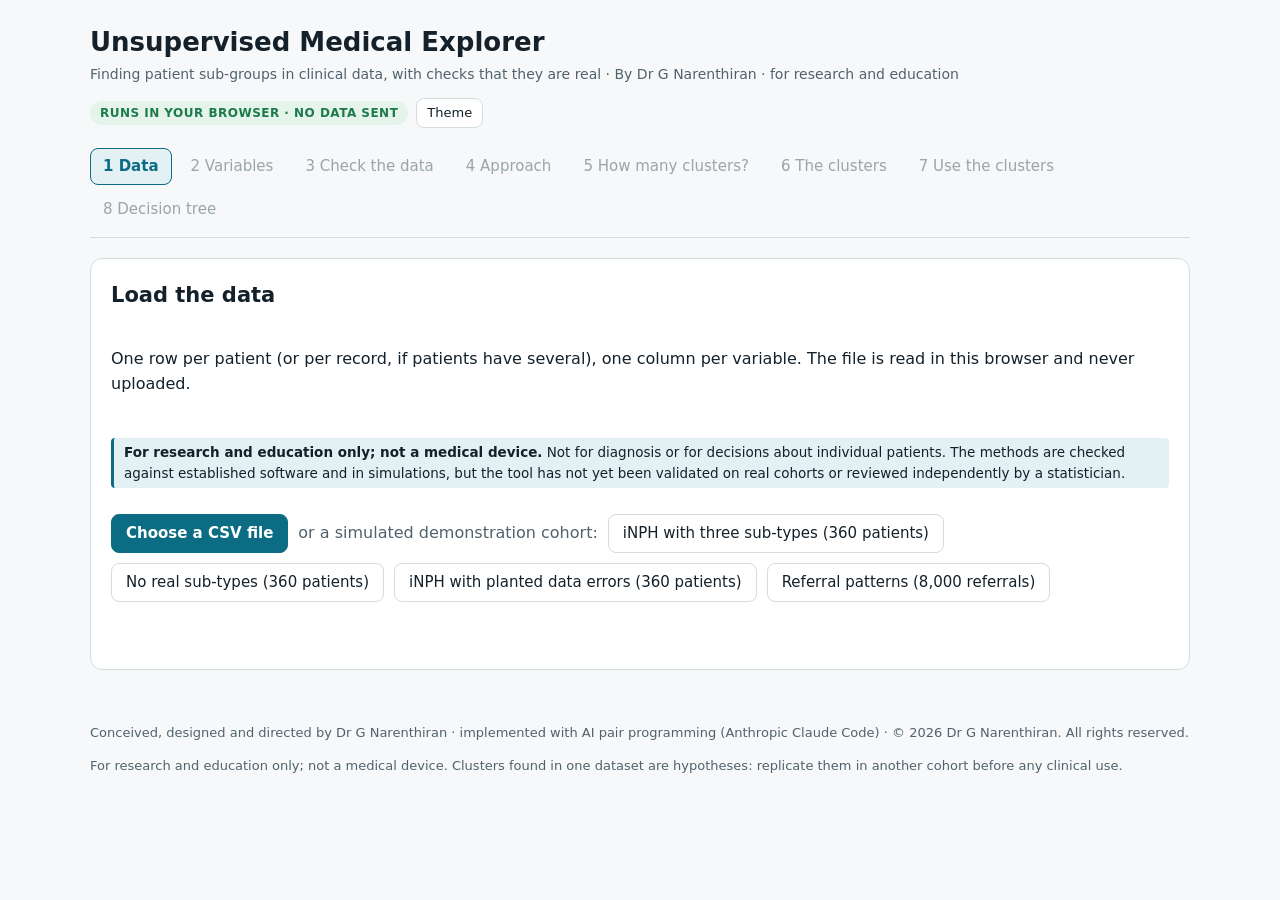
<file: index.html>
<!doctype html>
<html lang="en-GB">
<head>
<meta charset="utf-8">
<meta name="viewport" content="width=device-width, initial-scale=1">
<meta http-equiv="Content-Security-Policy" content="default-src 'self'; script-src 'self'; style-src 'self'; img-src 'self' data:; connect-src 'self'; object-src 'none'; base-uri 'none'; form-action 'none'">
<title>Unsupervised Medical Explorer</title>
<link rel="stylesheet" href="style.css?v=60">
<link rel="icon" href="data:,">
</head>
<body>
<a class="skip" href="#main">Skip to the analysis</a>
<header class="top">
  <div>
    <h1>Unsupervised Medical Explorer</h1>
    <p class="sub">Finding patient sub-groups in clinical data, with checks that they are real · By Dr G Narenthiran · for research and education</p>
  </div>
  <div class="top-actions"><span class="pill">Runs in your browser · no data sent</span><button id="theme" class="btn small" type="button">Theme</button></div>
</header>
<nav class="tabs" aria-label="Steps">
  <button class="tab" type="button" data-step="1">1 Data</button>
  <button class="tab" type="button" data-step="2">2 Variables</button>
  <button class="tab" type="button" data-step="3">3 Check the data</button>
  <button class="tab" type="button" data-step="4">4 Approach</button>
  <button class="tab" type="button" data-step="5">5 How many clusters?</button>
  <button class="tab" type="button" data-step="6">6 The clusters</button>
  <button class="tab" type="button" data-step="7">7 Use the clusters</button>
  <button class="tab" type="button" data-step="8">8 Decision tree</button>
</nav>
<p id="data-banner" class="data-banner" hidden></p>
<main id="main">
  <section class="step" data-step="1">
    <h2>Load the data</h2>
    <p>One row per patient (or per record, if patients have several), one column per variable. The file is read in this browser and never uploaded.</p>
    <p class="note small"><strong>For research and education only; not a medical device.</strong> Not for diagnosis or for decisions about individual patients. The methods are checked against established software and in simulations, but the tool has not yet been validated on real cohorts or reviewed independently by a statistician.</p>
    <div class="row">
      <label class="btn primary file-btn" for="file">Choose a CSV file</label><input type="file" id="file" accept=".csv,text/csv" class="visually-hidden">
      <span class="muted">or a simulated demonstration cohort:</span>
      <button id="demo-phenotypes" class="btn" type="button">iNPH with three sub-types (360 patients)</button>
      <button id="demo-none" class="btn" type="button">No real sub-types (360 patients)</button>
      <button id="demo-errors" class="btn" type="button">iNPH with planted data errors (360 patients)</button>
      <button id="demo-referrals" class="btn" type="button">Referral patterns (8,000 referrals)</button>
    </div>
    <p id="data-status" class="status" role="status"></p>
    <div id="data-summary"></div>
  </section>

  <section class="step" data-step="2" hidden>
    <h2>Choose the variables</h2>
    <p>Variables <strong>used to find clusters</strong> define what "similar patients" means: choose those measured before any treatment and relevant to the question. Keep outcomes as <strong>describe clusters only</strong>: they then show whether the clusters differ in outcome without having shaped them.</p>
    <p id="var-summary" class="lead"></p>
    <div id="var-warnings"></div>
    <div id="var-table" class="table-wrap"></div>
    <div class="row"><button id="to-check" class="btn primary" type="button">Next: check the data</button><button id="to-step3" class="btn" type="button">Skip the checks: go to the approach</button></div>
  </section>

  <section class="step" data-step="3" hidden>
    <h2>Check the data (optional)</h2>
    <p>Looks for likely data-entry errors in the variables you use, and for unusual patients among the clustering variables, before the analysis. Nothing changes unless you choose to leave a patient out.</p>
    <div class="row"><label class="small"><input id="check-ae" type="checkbox"> Also use an autoencoder (deep learning): patients it rebuilds poorly</label></div>
    <div class="row"><button id="check-btn" class="btn primary" type="button">Run the checks</button></div>
    <p id="check-status" class="status" role="status"></p>
    <div id="check-out"></div>
    <div id="check-summary"></div>
    <div class="row"><button id="check-next" class="btn primary" type="button">Next: approach</button></div>
  </section>

  <section class="step" data-step="4" hidden>
    <h2>Choose the approach</h2>
    <div class="form">
      <label for="purpose">Purpose of this analysis</label>
      <select id="purpose">
        <option value="exploratory" selected>Exploratory: looking for possible sub-groups or patterns</option>
        <option value="confirmatory">Confirmatory: testing sub-groups and outcomes specified in advance</option>
        <option value="quality">Data quality: looking for errors and unusual records</option>
        <option value="reduction">Dimension reduction: summarising many variables</option>
        <option value="groundwork">Groundwork for a future prediction model</option>
      </select>
      <label for="question">Clinical question (recorded in the analysis record)</label>
      <input id="question" type="text" maxlength="300" placeholder="e.g. Are there distinct referral patterns to the neurosurgical service?">
      <label for="method">Method</label>
      <div id="method-advice" class="advice"></div>
      <select id="method">
        <option value="pam-gower" id="method-pam" selected>k-medoids (PAM) with Gower dissimilarity (up to 3,000 records)</option>
        <option value="kmeans">k-means on standardised variables</option>
        <option value="ward" id="method-ward">Hierarchical clustering (Ward) on standardised variables (up to 3,000 records)</option>
        <option value="lca">Latent class analysis (model-based; numbers, grades and categories)</option>
        <option value="neural" id="method-neural">Neural network: self-organising map (at least 1,000 records)</option>
        <option value="gmm" id="method-gmm">Gaussian mixture model (numerical variables only)</option>
      </select>
      <p id="method-hint" class="muted small"></p>
      <label for="gower-weights">Weighting of the variables (Gower)</label>
      <select id="gower-weights">
        <option value="balanced" selected>Balanced: each variable contributes equally on average (recommended)</option>
        <option value="equal">Equal weights (classic Gower; yes/no variables count for more)</option>
      </select>
      <label for="missing">Missing values</label>
      <select id="missing">
        <option value="fill" selected>Fill with the median or most frequent value</option>
        <option value="mice">Multiple imputation (MICE: 5 imputed datasets, combined)</option>
        <option value="complete">Leave out patients with any missing value</option>
        <option value="gower">Use only the recorded values (PAM / Gower, latent class or neural network; no test of "no real sub-groups")</option>
      </select>
      <p class="muted small">Filling with the median is quick and fine when few values are missing. Multiple imputation (chained equations with predictive mean matching) fills each missing value from patients with similar recorded values, five times over, clusters each version and combines them; it also shows whether the clusters depend on the imputed values. Only the clustering variables are used to impute, so outcomes cannot shape the clusters. Patients missing every clustering variable are best removed first.</p>
      <label for="kmax">Numbers of clusters to compare: from 2 up to</label>
      <select id="kmax"><option>3</option><option>4</option><option>5</option><option>6</option><option>7</option><option selected>8</option><option>9</option><option>10</option></select>
      <p class="muted small">Every number from 2 up to this one is tried; in the next step you can describe any of them (for example 3 or 5).</p>
      <label for="patient-col">Patients with several records</label>
      <select id="patient-col"></select>
      <p class="muted small">If a patient can have several rows, choose the column that identifies the patient: the stability check then resamples whole patients.</p>
      <label for="seed">Random seed (for reproducibility)</label>
      <input id="seed" type="number" value="2024">
    </div>
    <div id="warn-reminder"></div>
    <div class="row"><button id="explore-btn" class="btn primary" type="button">Compare numbers of clusters</button></div>
  </section>

  <section class="step" data-step="5" hidden>
    <h2>How many clusters?</h2>
    <p id="explore-status" class="status" role="status"></p>
    <div id="explore-out"></div>
  </section>

  <section class="step" data-step="6" hidden>
    <h2>The clusters</h2>
    <p id="clusters-status" class="status" role="status"></p>
    <div id="clusters-out"></div>
  </section>

  <section class="step" data-step="7" hidden>
    <h2>Use the clusters: a classification for clinicians</h2>
    <div id="use-out"><p class="muted">Describe a set of clusters in step 6 first.</p></div>
  </section>

  <section class="step" data-step="8" hidden>
    <h2>Decision tree: assigning a patient to a class</h2>
    <div id="tree-out"><p class="muted">Describe a set of clusters in step 6 first.</p></div>
  </section>
</main>
<footer class="foot">
  <p>Conceived, designed and directed by Dr G Narenthiran · implemented with AI pair programming (Anthropic Claude Code) · © 2026 Dr G Narenthiran. All rights reserved.</p>
  <p>For research and education only; not a medical device. Clusters found in one dataset are hypotheses: replicate them in another cohort before any clinical use.</p>
</footer>
<script src="data-engine.js?v=60"></script>
<script src="cluster-engine.js?v=60"></script>
<script src="embed-engine.js?v=60"></script>
<script src="anomaly-engine.js?v=60"></script>
<script src="nn-engine.js?v=60"></script>
<script src="src/charts.js?v=60"></script>
<script src="src/maps.js?v=60"></script>
<script src="src/som-explorer.js?v=60"></script>
<script src="src/checks.js?v=60"></script>
<script src="src/use-clusters.js?v=60"></script>
<script src="src/export.js?v=60"></script>
<script src="src/r-script.js?v=60"></script>
<script src="src/app.js?v=60"></script>
</body>
</html>
</file>
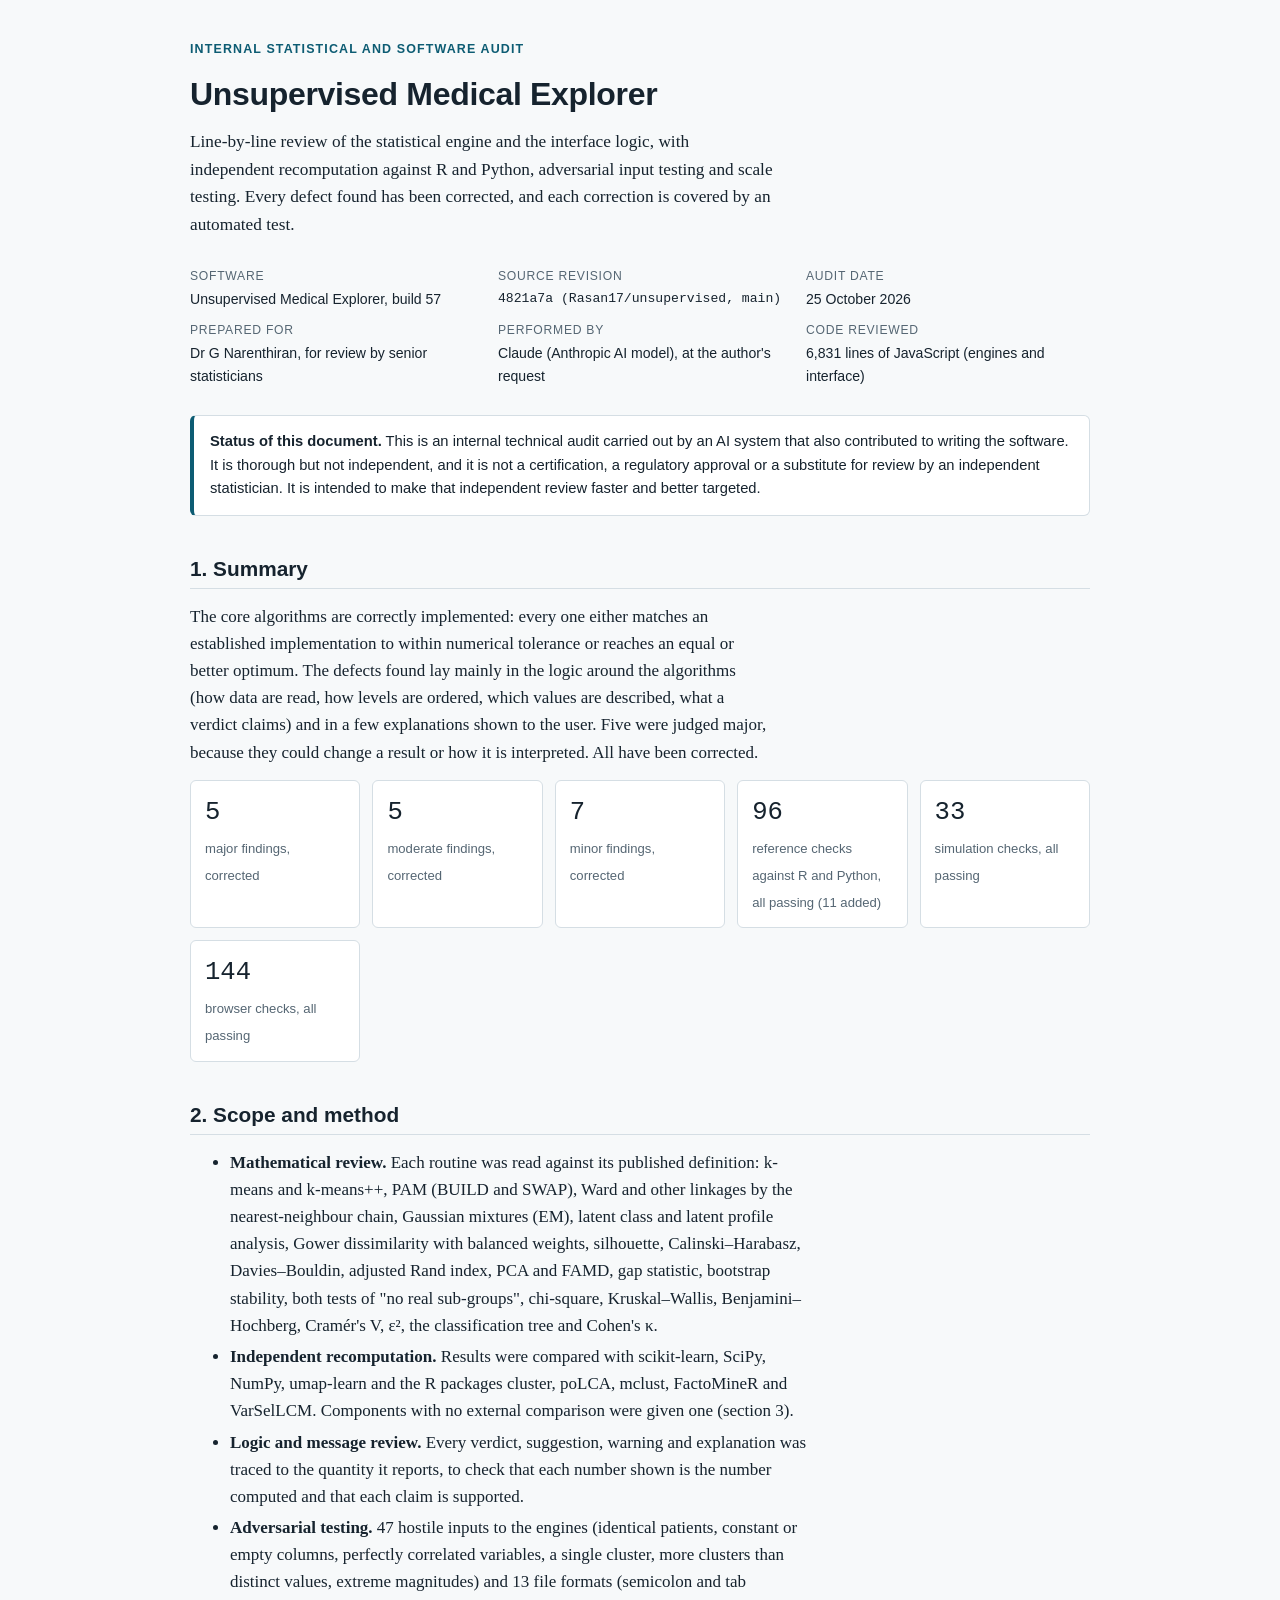
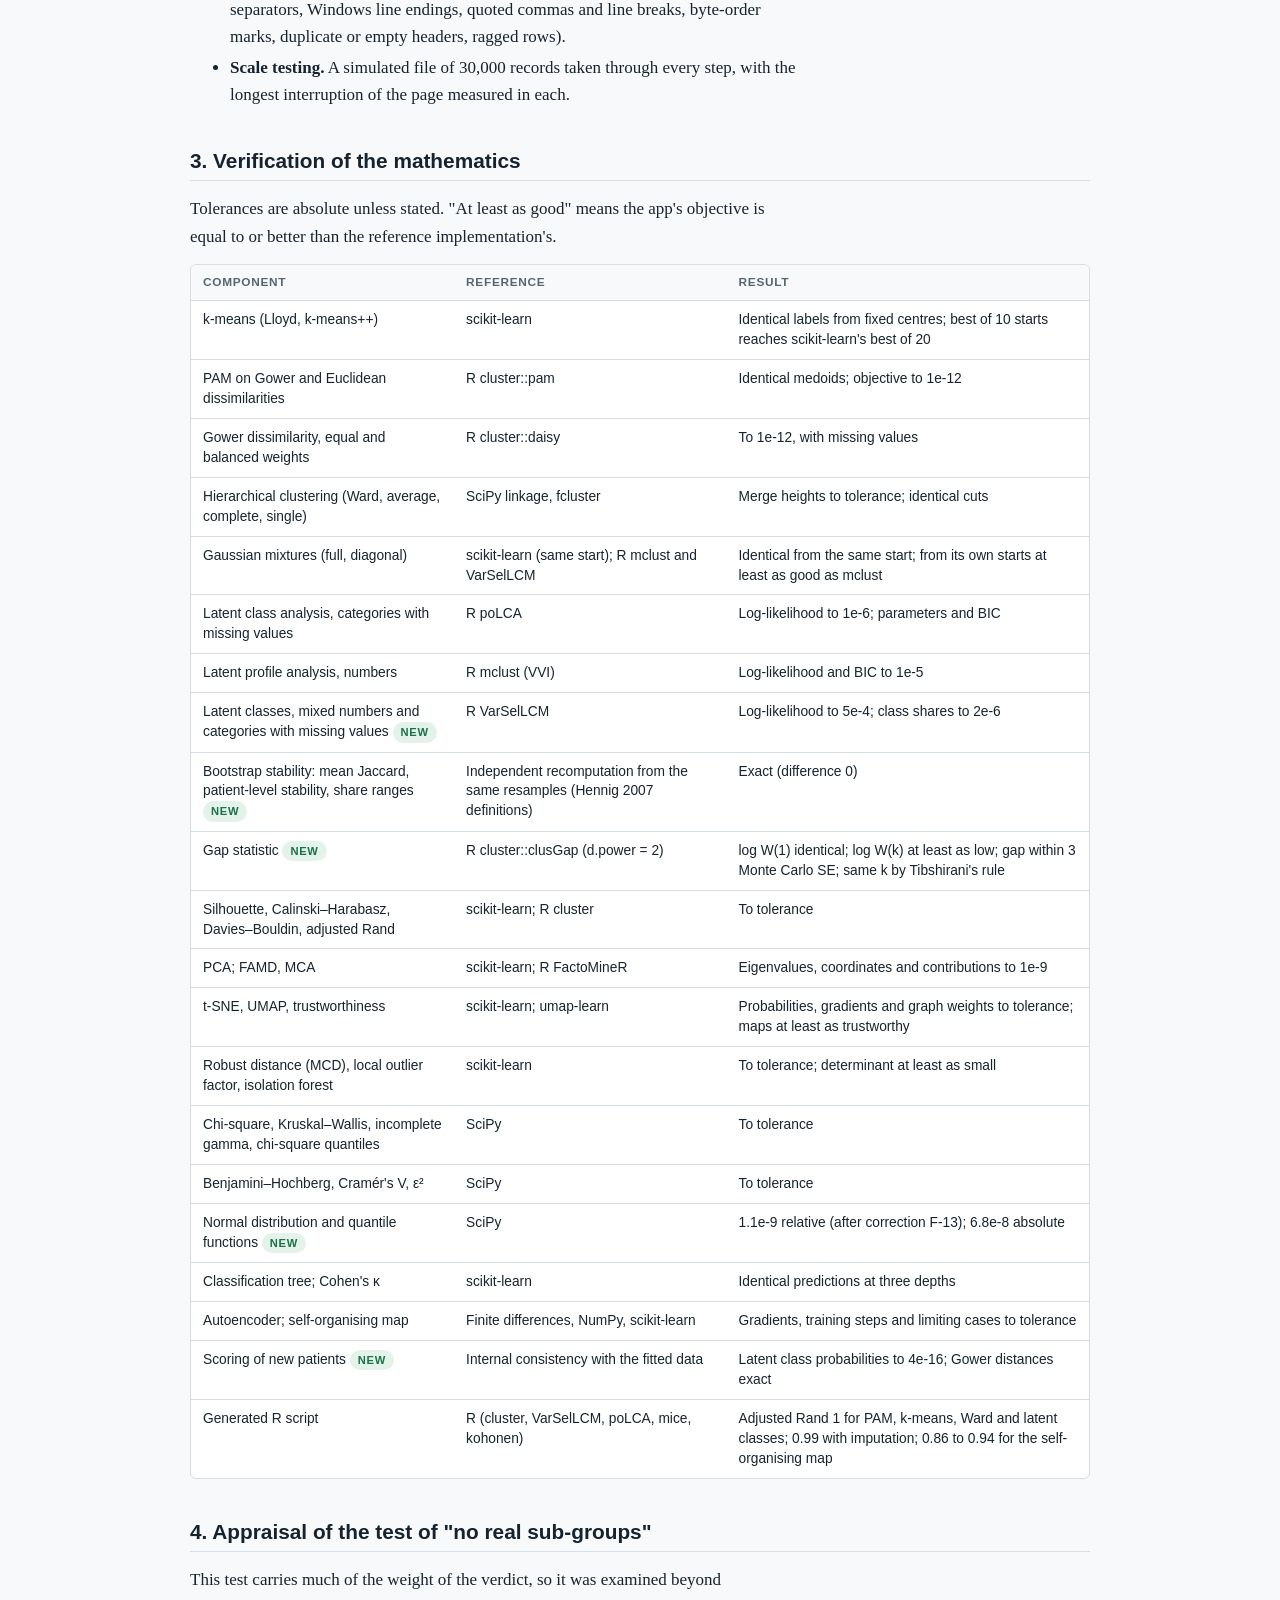
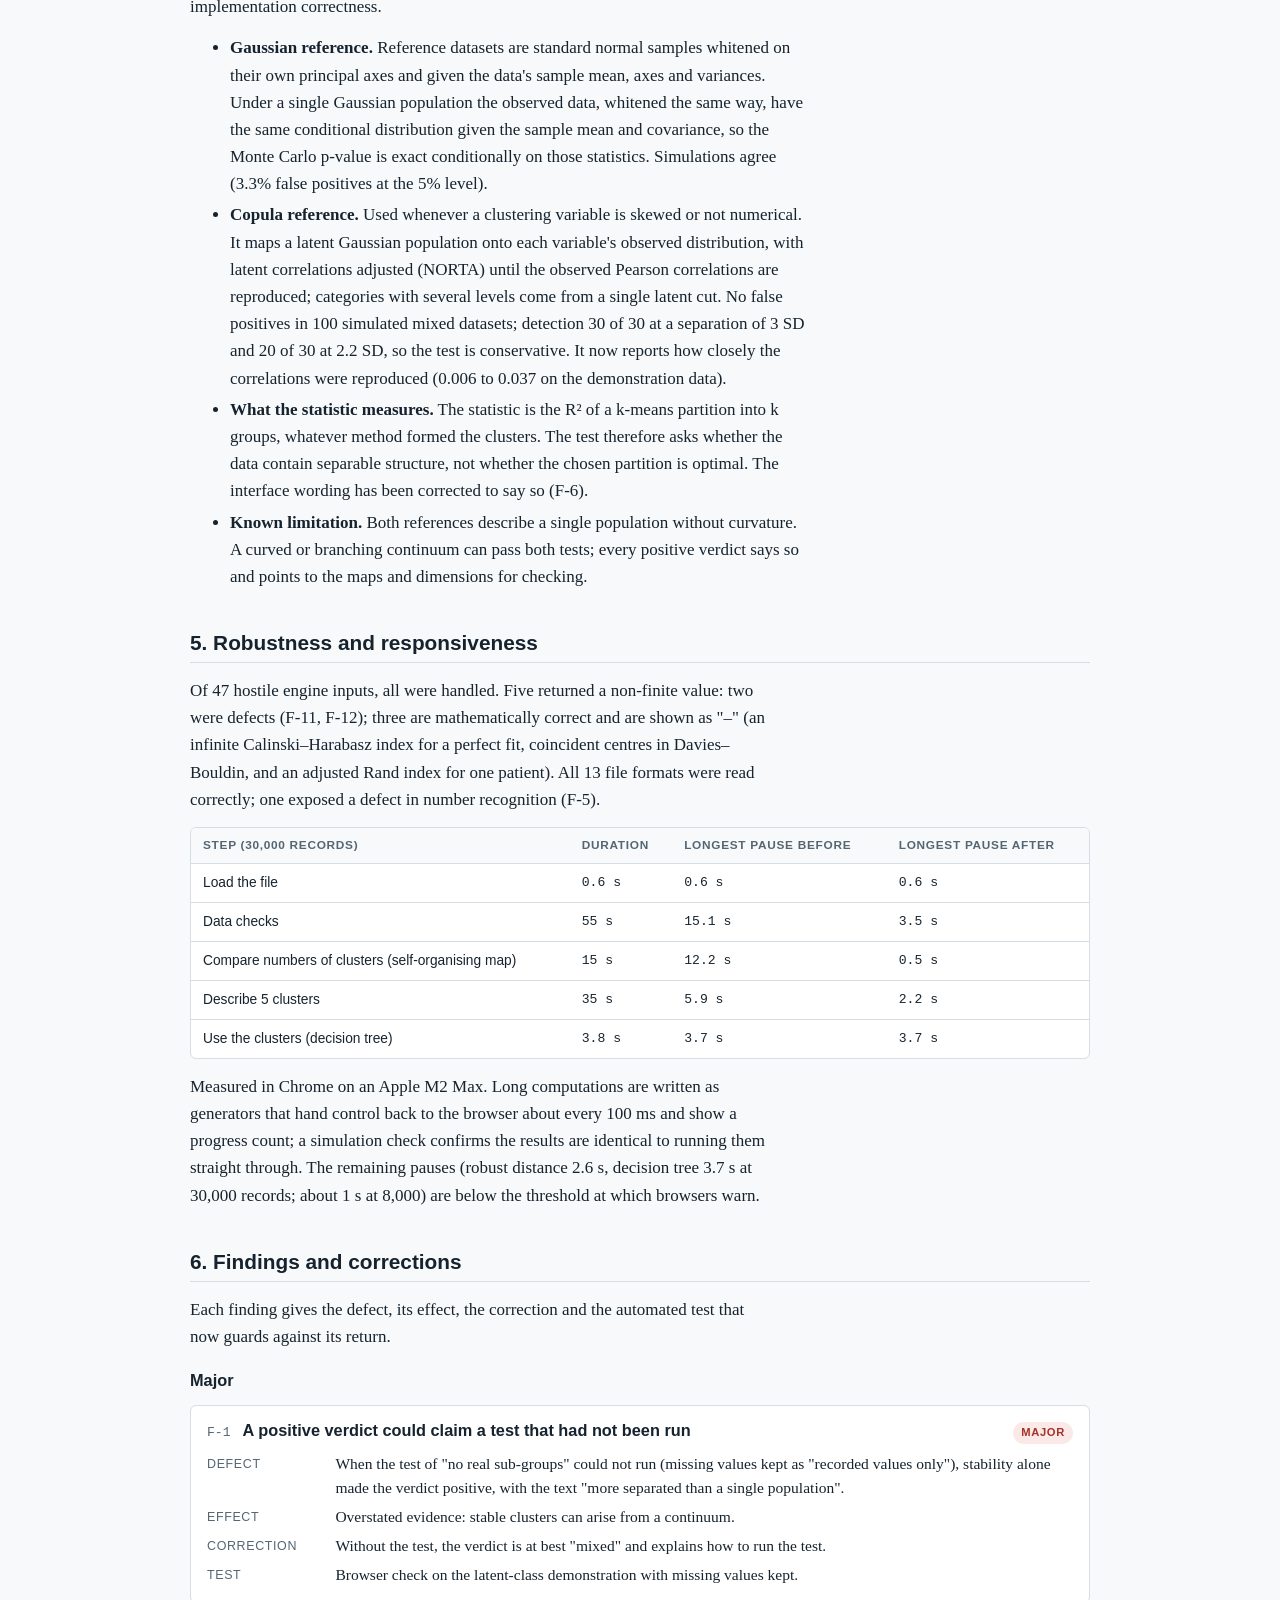
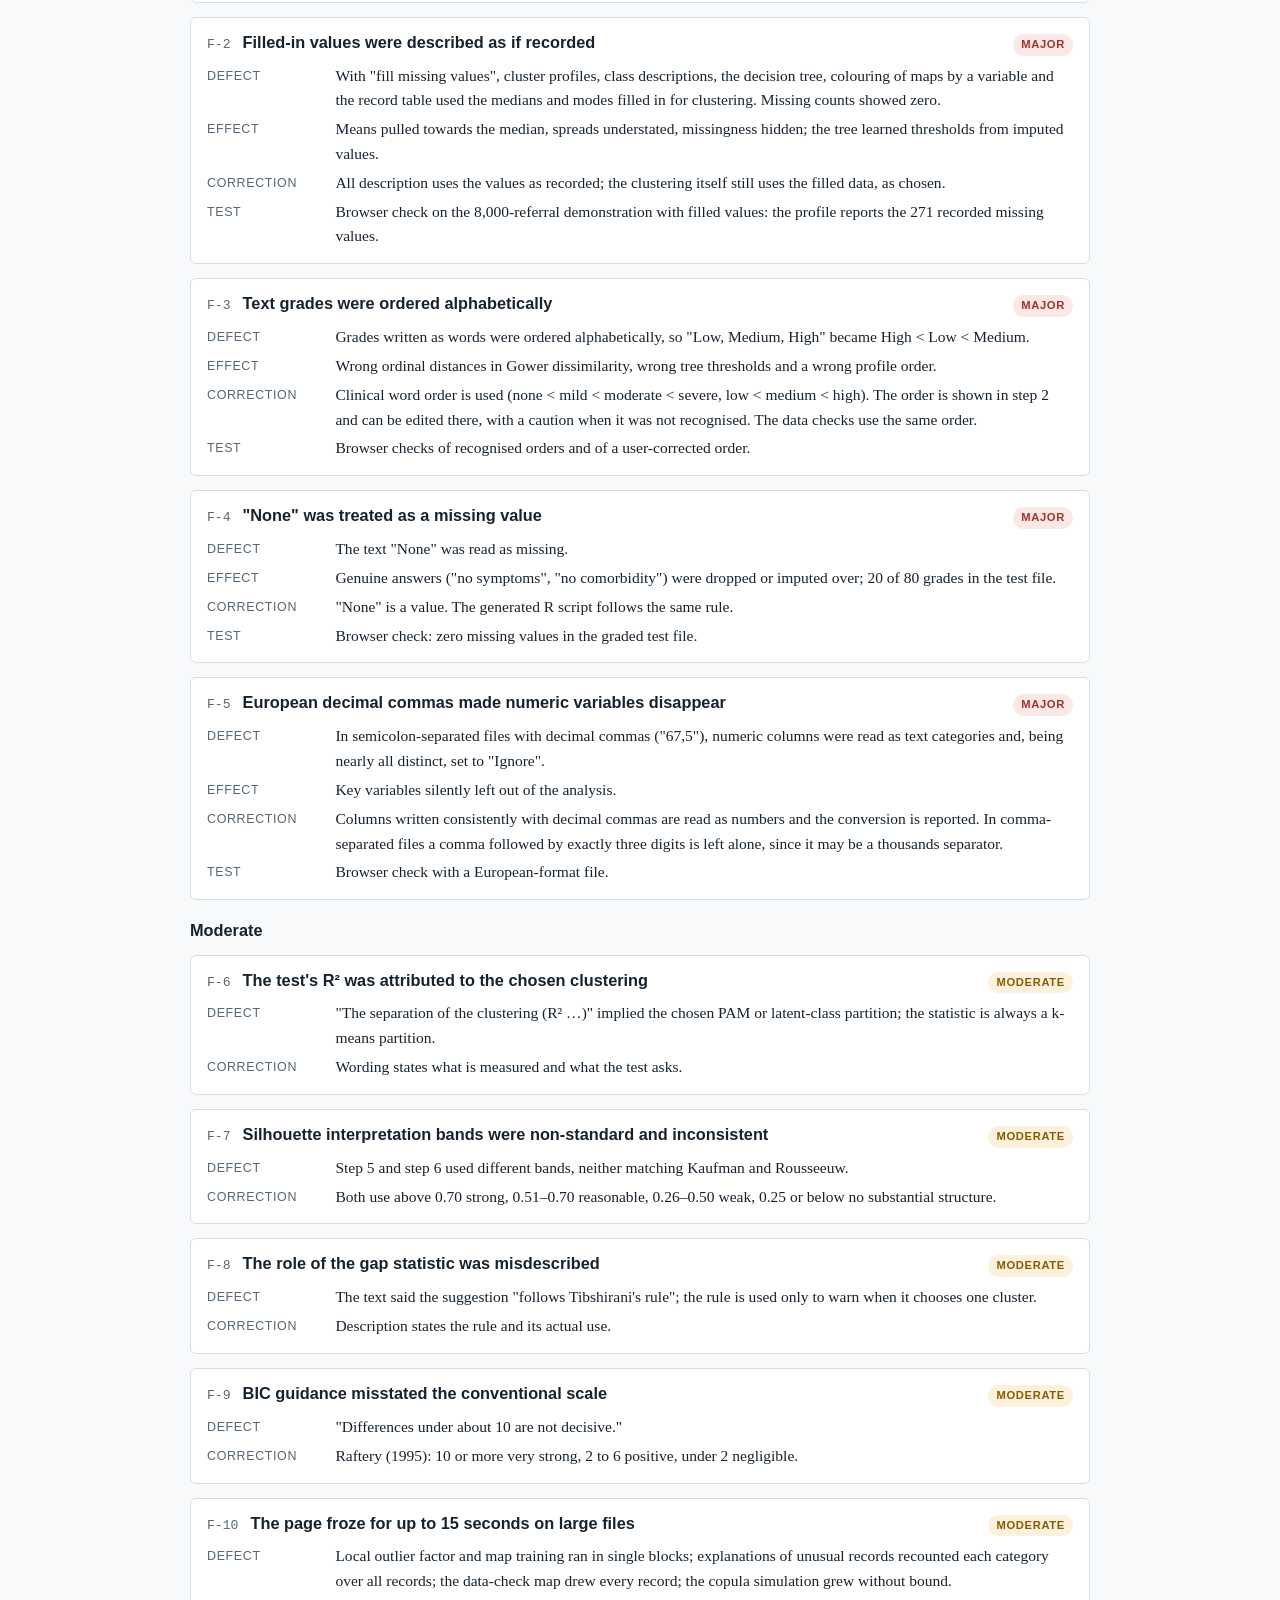
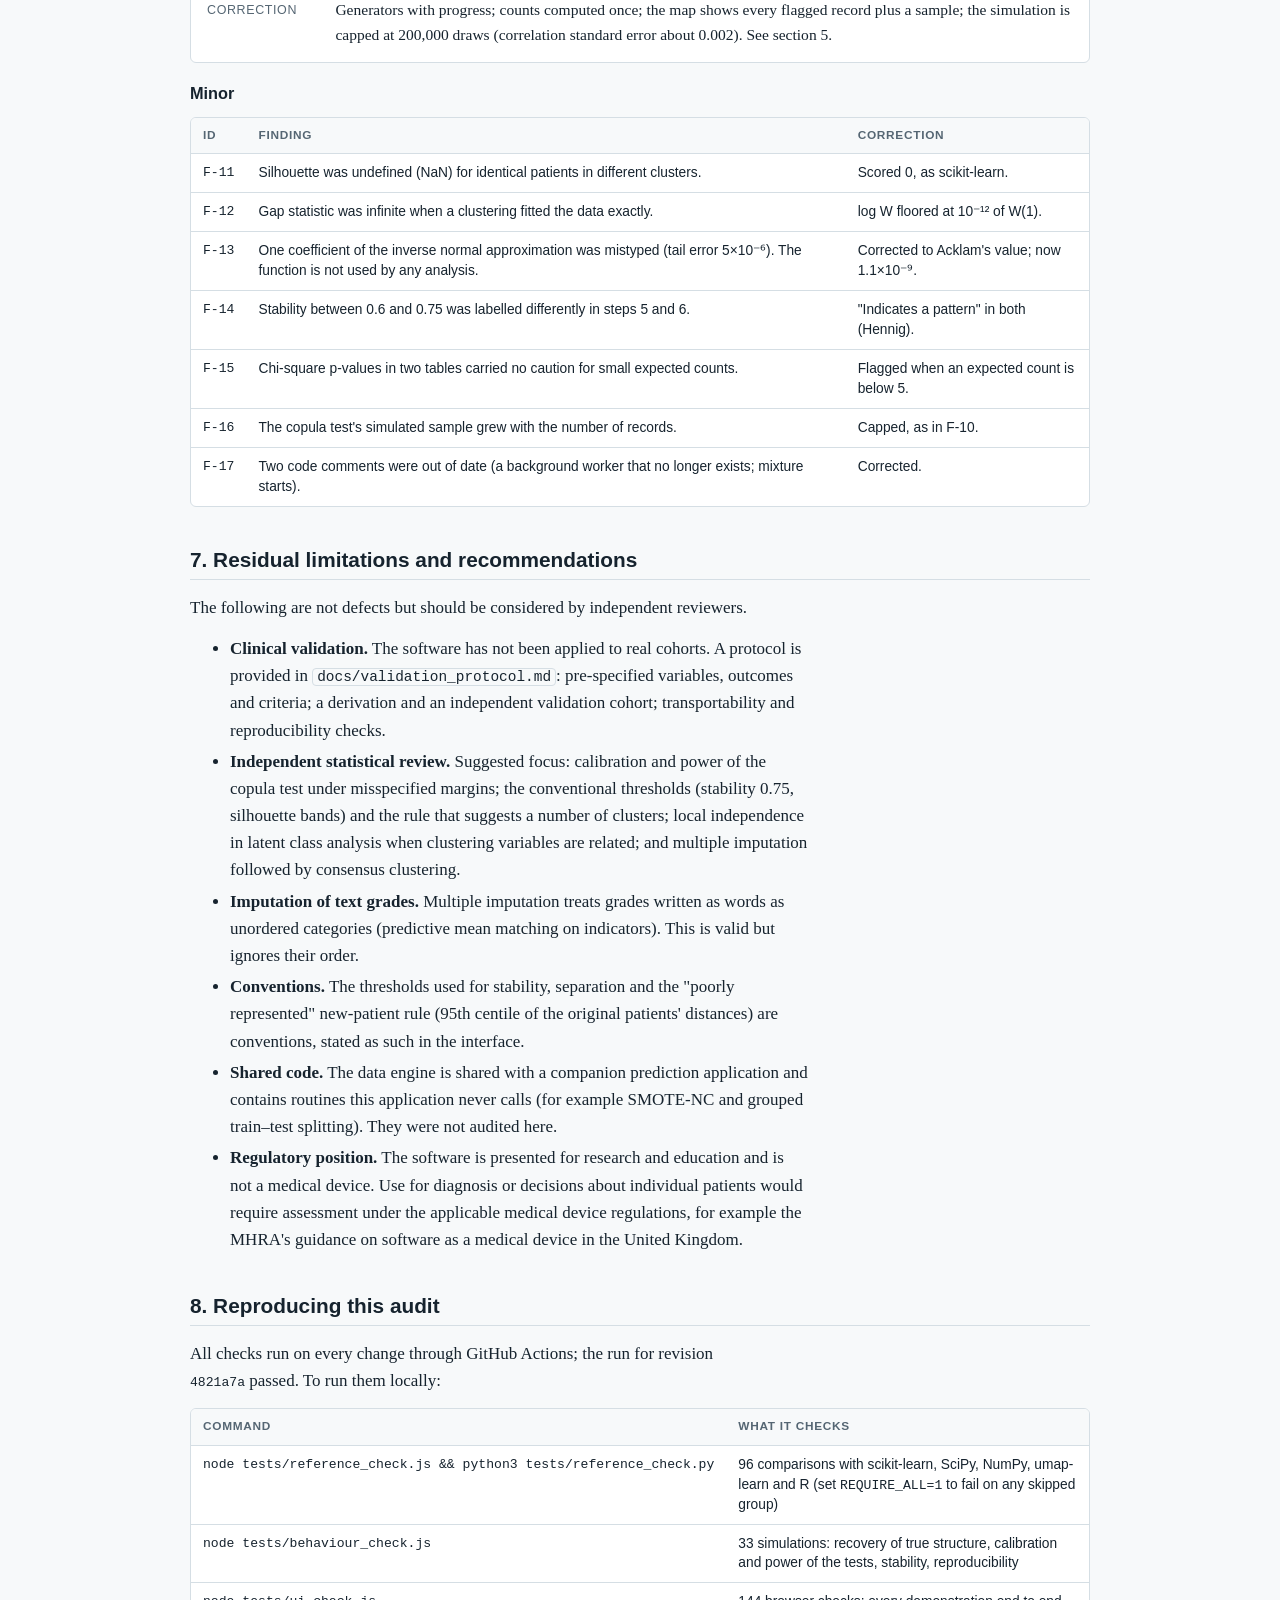
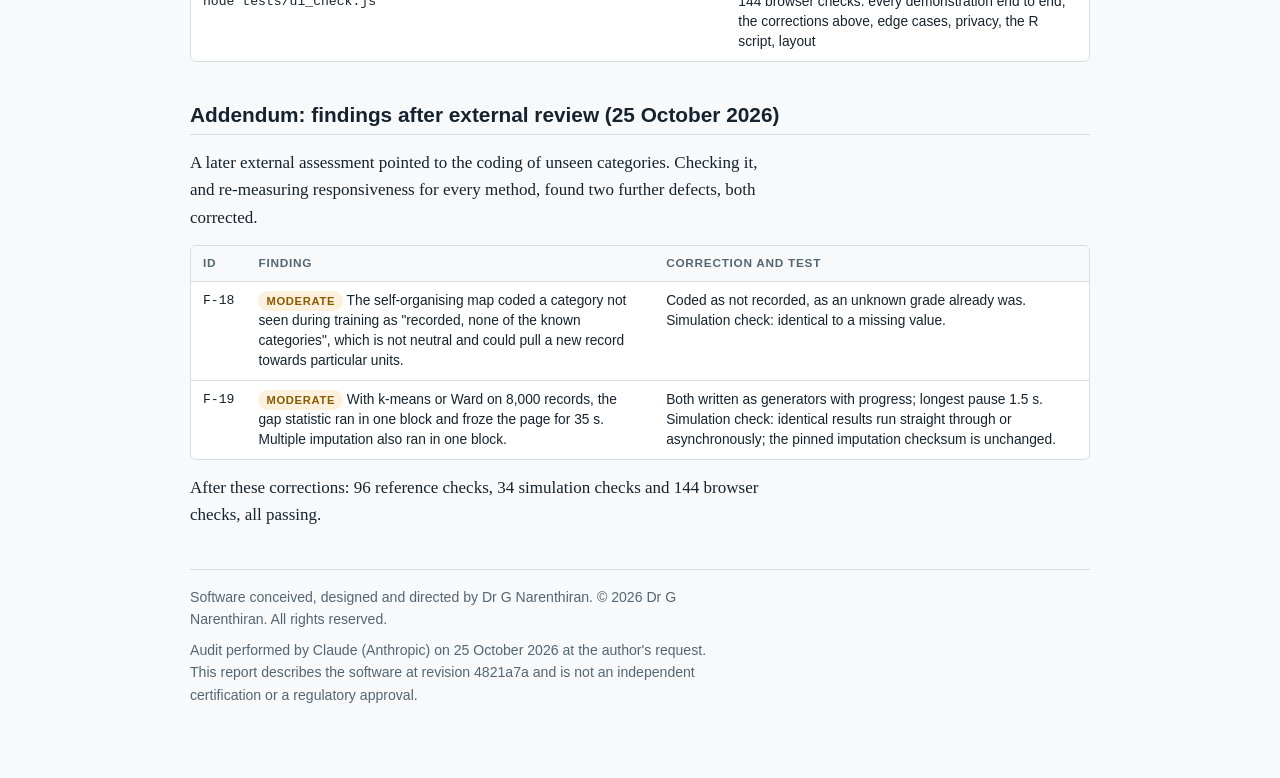
<file: docs/audit_2026-10-25.html>
<!doctype html>
<html lang="en-GB">
<head>
<meta charset="utf-8">
<meta name="viewport" content="width=device-width, initial-scale=1">
<meta http-equiv="Content-Security-Policy" content="default-src 'none'; style-src 'unsafe-inline'">
<title>Explorer Statistical Audit</title>
<style>
/* Layout: a single reading column for an audit dossier, with full-width tables in their own scroll containers */
:root {
  --paper: #f7f9fa; --sheet: #ffffff; --ink: #16232e; --muted: #556673; --rule: #d5dee4; --accent: #0d5c73;
  --major: #a3322a; --major-bg: #fbe9e7; --moderate: #8a5a00; --moderate-bg: #fbf1dc; --minor: #4b5d6b; --minor-bg: #eaeff2; --pass: #1d7048; --pass-bg: #e3f3ea;
  --serif: "Source Serif 4", Georgia, "Times New Roman", serif; --sans: "IBM Plex Sans", "Helvetica Neue", Arial, sans-serif; --mono: "IBM Plex Mono", ui-monospace, Menlo, monospace;
}
@media (prefers-color-scheme: dark) { :root:not([data-theme="light"]) {
  --paper: #0f171c; --sheet: #15212a; --ink: #e2eaee; --muted: #9db0ba; --rule: #2a3b46; --accent: #5fc2db;
  --major: #f0958c; --major-bg: #3b1c19; --moderate: #f0bd62; --moderate-bg: #392b12; --minor: #b3c3cd; --minor-bg: #20303a; --pass: #79d6a3; --pass-bg: #15301f; color-scheme: dark; } }
:root[data-theme="dark"] {
  --paper: #0f171c; --sheet: #15212a; --ink: #e2eaee; --muted: #9db0ba; --rule: #2a3b46; --accent: #5fc2db;
  --major: #f0958c; --major-bg: #3b1c19; --moderate: #f0bd62; --moderate-bg: #392b12; --minor: #b3c3cd; --minor-bg: #20303a; --pass: #79d6a3; --pass-bg: #15301f; color-scheme: dark; }
body { background: var(--paper); color: var(--ink); font-family: var(--serif); font-size: 17px; line-height: 1.6;
  padding-left: max(16px, env(safe-area-inset-left, 0px)); padding-right: max(16px, env(safe-area-inset-right, 0px)); padding-block: 32px 64px; }
main { max-width: 900px; margin: 0 auto; display: flex; flex-direction: column; gap: 40px; }
section { display: flex; flex-direction: column; gap: 14px; min-width: 0; }
h1, h2, h3 { font-family: var(--sans); text-wrap: balance; line-height: 1.25; margin: 0; }
h1 { font-size: 2rem; font-weight: 700; letter-spacing: -0.01em; }
h2 { font-size: 1.3rem; font-weight: 600; padding-bottom: 6px; border-bottom: 1px solid var(--rule); }
h3 { font-size: 1.02rem; font-weight: 600; }
p, ul, ol { margin: 0; max-width: 68ch; }
li + li { margin-top: 4px; }
a { color: var(--accent); }
.eyebrow { font-family: var(--sans); font-size: 0.78rem; letter-spacing: 0.09em; text-transform: uppercase; color: var(--accent); font-weight: 600; }
.lede { font-size: 1.08rem; color: var(--ink); }
.meta { display: grid; grid-template-columns: repeat(auto-fit, minmax(min(220px, 100%), 1fr)); gap: 10px 24px; font-family: var(--sans); font-size: 0.88rem; }
.meta div { min-width: 0; } .meta dt { color: var(--muted); font-size: 0.76rem; text-transform: uppercase; letter-spacing: 0.06em; } .meta dd { margin: 2px 0 0; overflow-wrap: anywhere; }
.status { font-family: var(--sans); font-size: 0.92rem; background: var(--sheet); border: 1px solid var(--rule); border-left: 4px solid var(--accent); border-radius: 6px; padding: 14px 16px; }
.status strong { font-weight: 600; }
.tally { display: grid; grid-template-columns: repeat(auto-fit, minmax(min(150px, 100%), 1fr)); gap: 12px; font-family: var(--sans); }
.tally div { background: var(--sheet); border: 1px solid var(--rule); border-radius: 6px; padding: 12px 14px; }
.tally b { display: block; font-family: var(--mono); font-size: 1.6rem; font-weight: 500; font-variant-numeric: tabular-nums; }
.tally span { font-size: 0.82rem; color: var(--muted); }
.wrap { overflow-x: auto; border: 1px solid var(--rule); border-radius: 6px; background: var(--sheet); }
table { border-collapse: collapse; width: 100%; font-family: var(--sans); font-size: 0.86rem; line-height: 1.45; }
th, td { text-align: left; vertical-align: top; padding: 9px 12px; border-bottom: 1px solid var(--rule); }
th { font-weight: 600; font-size: 0.74rem; text-transform: uppercase; letter-spacing: 0.06em; color: var(--muted); background: var(--paper); white-space: nowrap; }
tr:last-child td { border-bottom: 0; }
td.num, .mono { font-family: var(--mono); font-variant-numeric: tabular-nums; font-size: 0.82rem; white-space: nowrap; }
.sev { display: inline-block; font-family: var(--sans); font-size: 0.7rem; font-weight: 600; letter-spacing: 0.06em; text-transform: uppercase; padding: 2px 8px; border-radius: 999px; white-space: nowrap; }
.sev.major { color: var(--major); background: var(--major-bg); } .sev.moderate { color: var(--moderate); background: var(--moderate-bg); } .sev.minor { color: var(--minor); background: var(--minor-bg); } .sev.pass { color: var(--pass); background: var(--pass-bg); }
.finding { background: var(--sheet); border: 1px solid var(--rule); border-radius: 6px; padding: 14px 16px; display: flex; flex-direction: column; gap: 8px; font-size: 0.97rem; }
.finding header { display: flex; flex-wrap: wrap; gap: 8px 12px; align-items: baseline; }
.finding header h3 { flex: 1 1 320px; }
.finding .id { font-family: var(--mono); font-size: 0.82rem; color: var(--muted); }
.finding dl { display: grid; grid-template-columns: 7.5em 1fr; gap: 4px 12px; margin: 0; }
.finding dt { font-family: var(--sans); font-size: 0.78rem; color: var(--muted); text-transform: uppercase; letter-spacing: 0.05em; padding-top: 3px; }
.finding dd { margin: 0; min-width: 0; }
@media (max-width: 560px) { .finding dl { grid-template-columns: 1fr; } .finding dt { padding-top: 6px; } }
code { font-family: var(--mono); font-size: 0.85em; background: var(--paper); border: 1px solid var(--rule); border-radius: 4px; padding: 0 4px; overflow-wrap: anywhere; }
.sign { font-family: var(--sans); font-size: 0.88rem; color: var(--muted); border-top: 1px solid var(--rule); padding-top: 16px; display: flex; flex-direction: column; gap: 8px; }
</style>
</head>
<body>

<main>
  <header style="display:flex;flex-direction:column;gap:14px">
    <div class="eyebrow">Internal statistical and software audit</div>
    <h1>Unsupervised Medical Explorer</h1>
    <p class="lede">Line-by-line review of the statistical engine and the interface logic, with independent recomputation against R and Python, adversarial input testing and scale testing. Every defect found has been corrected, and each correction is covered by an automated test.</p>
    <dl class="meta">
      <div><dt>Software</dt><dd>Unsupervised Medical Explorer, build 57</dd></div>
      <div><dt>Source revision</dt><dd class="mono">4821a7a (Rasan17/unsupervised, main)</dd></div>
      <div><dt>Audit date</dt><dd>25 October 2026</dd></div>
      <div><dt>Prepared for</dt><dd>Dr G Narenthiran, for review by senior statisticians</dd></div>
      <div><dt>Performed by</dt><dd>Claude (Anthropic AI model), at the author's request</dd></div>
      <div><dt>Code reviewed</dt><dd>6,831 lines of JavaScript (engines and interface)</dd></div>
    </dl>
    <div class="status"><strong>Status of this document.</strong> This is an internal technical audit carried out by an AI system that also contributed to writing the software. It is thorough but not independent, and it is not a certification, a regulatory approval or a substitute for review by an independent statistician. It is intended to make that independent review faster and better targeted.</div>
  </header>

  <section>
    <h2>1. Summary</h2>
    <p>The core algorithms are correctly implemented: every one either matches an established implementation to within numerical tolerance or reaches an equal or better optimum. The defects found lay mainly in the logic around the algorithms (how data are read, how levels are ordered, which values are described, what a verdict claims) and in a few explanations shown to the user. Five were judged major, because they could change a result or how it is interpreted. All have been corrected.</p>
    <div class="tally">
      <div><b>5</b><span>major findings, corrected</span></div>
      <div><b>5</b><span>moderate findings, corrected</span></div>
      <div><b>7</b><span>minor findings, corrected</span></div>
      <div><b>96</b><span>reference checks against R and Python, all passing (11 added)</span></div>
      <div><b>33</b><span>simulation checks, all passing</span></div>
      <div><b>144</b><span>browser checks, all passing</span></div>
    </div>
  </section>

  <section>
    <h2>2. Scope and method</h2>
    <ul>
      <li><strong>Mathematical review.</strong> Each routine was read against its published definition: k-means and k-means++, PAM (BUILD and SWAP), Ward and other linkages by the nearest-neighbour chain, Gaussian mixtures (EM), latent class and latent profile analysis, Gower dissimilarity with balanced weights, silhouette, Calinski–Harabasz, Davies–Bouldin, adjusted Rand index, PCA and FAMD, gap statistic, bootstrap stability, both tests of "no real sub-groups", chi-square, Kruskal–Wallis, Benjamini–Hochberg, Cramér's V, ε², the classification tree and Cohen's κ.</li>
      <li><strong>Independent recomputation.</strong> Results were compared with scikit-learn, SciPy, NumPy, umap-learn and the R packages cluster, poLCA, mclust, FactoMineR and VarSelLCM. Components with no external comparison were given one (section 3).</li>
      <li><strong>Logic and message review.</strong> Every verdict, suggestion, warning and explanation was traced to the quantity it reports, to check that each number shown is the number computed and that each claim is supported.</li>
      <li><strong>Adversarial testing.</strong> 47 hostile inputs to the engines (identical patients, constant or empty columns, perfectly correlated variables, a single cluster, more clusters than distinct values, extreme magnitudes) and 13 file formats (semicolon and tab separators, Windows line endings, quoted commas and line breaks, byte-order marks, duplicate or empty headers, ragged rows).</li>
      <li><strong>Scale testing.</strong> A simulated file of 30,000 records taken through every step, with the longest interruption of the page measured in each.</li>
    </ul>
  </section>

  <section>
    <h2>3. Verification of the mathematics</h2>
    <p>Tolerances are absolute unless stated. "At least as good" means the app's objective is equal to or better than the reference implementation's.</p>
    <div class="wrap"><table>
      <thead><tr><th>Component</th><th>Reference</th><th>Result</th></tr></thead>
      <tbody>
        <tr><td>k-means (Lloyd, k-means++)</td><td>scikit-learn</td><td>Identical labels from fixed centres; best of 10 starts reaches scikit-learn's best of 20</td></tr>
        <tr><td>PAM on Gower and Euclidean dissimilarities</td><td>R cluster::pam</td><td>Identical medoids; objective to 1e-12</td></tr>
        <tr><td>Gower dissimilarity, equal and balanced weights</td><td>R cluster::daisy</td><td>To 1e-12, with missing values</td></tr>
        <tr><td>Hierarchical clustering (Ward, average, complete, single)</td><td>SciPy linkage, fcluster</td><td>Merge heights to tolerance; identical cuts</td></tr>
        <tr><td>Gaussian mixtures (full, diagonal)</td><td>scikit-learn (same start); R mclust and VarSelLCM</td><td>Identical from the same start; from its own starts at least as good as mclust</td></tr>
        <tr><td>Latent class analysis, categories with missing values</td><td>R poLCA</td><td>Log-likelihood to 1e-6; parameters and BIC</td></tr>
        <tr><td>Latent profile analysis, numbers</td><td>R mclust (VVI)</td><td>Log-likelihood and BIC to 1e-5</td></tr>
        <tr><td>Latent classes, mixed numbers and categories with missing values <span class="sev pass">new</span></td><td>R VarSelLCM</td><td>Log-likelihood to 5e-4; class shares to 2e-6</td></tr>
        <tr><td>Bootstrap stability: mean Jaccard, patient-level stability, share ranges <span class="sev pass">new</span></td><td>Independent recomputation from the same resamples (Hennig 2007 definitions)</td><td>Exact (difference 0)</td></tr>
        <tr><td>Gap statistic <span class="sev pass">new</span></td><td>R cluster::clusGap (d.power = 2)</td><td>log W(1) identical; log W(k) at least as low; gap within 3 Monte Carlo SE; same k by Tibshirani's rule</td></tr>
        <tr><td>Silhouette, Calinski–Harabasz, Davies–Bouldin, adjusted Rand</td><td>scikit-learn; R cluster</td><td>To tolerance</td></tr>
        <tr><td>PCA; FAMD, MCA</td><td>scikit-learn; R FactoMineR</td><td>Eigenvalues, coordinates and contributions to 1e-9</td></tr>
        <tr><td>t-SNE, UMAP, trustworthiness</td><td>scikit-learn; umap-learn</td><td>Probabilities, gradients and graph weights to tolerance; maps at least as trustworthy</td></tr>
        <tr><td>Robust distance (MCD), local outlier factor, isolation forest</td><td>scikit-learn</td><td>To tolerance; determinant at least as small</td></tr>
        <tr><td>Chi-square, Kruskal–Wallis, incomplete gamma, chi-square quantiles</td><td>SciPy</td><td>To tolerance</td></tr>
        <tr><td>Benjamini–Hochberg, Cramér's V, ε²</td><td>SciPy</td><td>To tolerance</td></tr>
        <tr><td>Normal distribution and quantile functions <span class="sev pass">new</span></td><td>SciPy</td><td>1.1e-9 relative (after correction F-13); 6.8e-8 absolute</td></tr>
        <tr><td>Classification tree; Cohen's κ</td><td>scikit-learn</td><td>Identical predictions at three depths</td></tr>
        <tr><td>Autoencoder; self-organising map</td><td>Finite differences, NumPy, scikit-learn</td><td>Gradients, training steps and limiting cases to tolerance</td></tr>
        <tr><td>Scoring of new patients <span class="sev pass">new</span></td><td>Internal consistency with the fitted data</td><td>Latent class probabilities to 4e-16; Gower distances exact</td></tr>
        <tr><td>Generated R script</td><td>R (cluster, VarSelLCM, poLCA, mice, kohonen)</td><td>Adjusted Rand 1 for PAM, k-means, Ward and latent classes; 0.99 with imputation; 0.86 to 0.94 for the self-organising map</td></tr>
      </tbody>
    </table></div>
  </section>

  <section>
    <h2>4. Appraisal of the test of "no real sub-groups"</h2>
    <p>This test carries much of the weight of the verdict, so it was examined beyond implementation correctness.</p>
    <ul>
      <li><strong>Gaussian reference.</strong> Reference datasets are standard normal samples whitened on their own principal axes and given the data's sample mean, axes and variances. Under a single Gaussian population the observed data, whitened the same way, have the same conditional distribution given the sample mean and covariance, so the Monte Carlo p-value is exact conditionally on those statistics. Simulations agree (3.3% false positives at the 5% level).</li>
      <li><strong>Copula reference.</strong> Used whenever a clustering variable is skewed or not numerical. It maps a latent Gaussian population onto each variable's observed distribution, with latent correlations adjusted (NORTA) until the observed Pearson correlations are reproduced; categories with several levels come from a single latent cut. No false positives in 100 simulated mixed datasets; detection 30 of 30 at a separation of 3 SD and 20 of 30 at 2.2 SD, so the test is conservative. It now reports how closely the correlations were reproduced (0.006 to 0.037 on the demonstration data).</li>
      <li><strong>What the statistic measures.</strong> The statistic is the R² of a k-means partition into k groups, whatever method formed the clusters. The test therefore asks whether the data contain separable structure, not whether the chosen partition is optimal. The interface wording has been corrected to say so (F-6).</li>
      <li><strong>Known limitation.</strong> Both references describe a single population without curvature. A curved or branching continuum can pass both tests; every positive verdict says so and points to the maps and dimensions for checking.</li>
    </ul>
  </section>

  <section>
    <h2>5. Robustness and responsiveness</h2>
    <p>Of 47 hostile engine inputs, all were handled. Five returned a non-finite value: two were defects (F-11, F-12); three are mathematically correct and are shown as "–" (an infinite Calinski–Harabasz index for a perfect fit, coincident centres in Davies–Bouldin, and an adjusted Rand index for one patient). All 13 file formats were read correctly; one exposed a defect in number recognition (F-5).</p>
    <div class="wrap"><table>
      <thead><tr><th>Step (30,000 records)</th><th>Duration</th><th>Longest pause before</th><th>Longest pause after</th></tr></thead>
      <tbody>
        <tr><td>Load the file</td><td class="num">0.6 s</td><td class="num">0.6 s</td><td class="num">0.6 s</td></tr>
        <tr><td>Data checks</td><td class="num">55 s</td><td class="num">15.1 s</td><td class="num">3.5 s</td></tr>
        <tr><td>Compare numbers of clusters (self-organising map)</td><td class="num">15 s</td><td class="num">12.2 s</td><td class="num">0.5 s</td></tr>
        <tr><td>Describe 5 clusters</td><td class="num">35 s</td><td class="num">5.9 s</td><td class="num">2.2 s</td></tr>
        <tr><td>Use the clusters (decision tree)</td><td class="num">3.8 s</td><td class="num">3.7 s</td><td class="num">3.7 s</td></tr>
      </tbody>
    </table></div>
    <p>Measured in Chrome on an Apple M2 Max. Long computations are written as generators that hand control back to the browser about every 100 ms and show a progress count; a simulation check confirms the results are identical to running them straight through. The remaining pauses (robust distance 2.6 s, decision tree 3.7 s at 30,000 records; about 1 s at 8,000) are below the threshold at which browsers warn.</p>
  </section>

  <section>
    <h2>6. Findings and corrections</h2>
    <p>Each finding gives the defect, its effect, the correction and the automated test that now guards against its return.</p>

    <h3 style="margin-top:6px">Major</h3>
    <article class="finding">
      <header><span class="id">F-1</span><h3>A positive verdict could claim a test that had not been run</h3><span class="sev major">Major</span></header>
      <dl>
        <dt>Defect</dt><dd>When the test of "no real sub-groups" could not run (missing values kept as "recorded values only"), stability alone made the verdict positive, with the text "more separated than a single population".</dd>
        <dt>Effect</dt><dd>Overstated evidence: stable clusters can arise from a continuum.</dd>
        <dt>Correction</dt><dd>Without the test, the verdict is at best "mixed" and explains how to run the test.</dd>
        <dt>Test</dt><dd>Browser check on the latent-class demonstration with missing values kept.</dd>
      </dl>
    </article>
    <article class="finding">
      <header><span class="id">F-2</span><h3>Filled-in values were described as if recorded</h3><span class="sev major">Major</span></header>
      <dl>
        <dt>Defect</dt><dd>With "fill missing values", cluster profiles, class descriptions, the decision tree, colouring of maps by a variable and the record table used the medians and modes filled in for clustering. Missing counts showed zero.</dd>
        <dt>Effect</dt><dd>Means pulled towards the median, spreads understated, missingness hidden; the tree learned thresholds from imputed values.</dd>
        <dt>Correction</dt><dd>All description uses the values as recorded; the clustering itself still uses the filled data, as chosen.</dd>
        <dt>Test</dt><dd>Browser check on the 8,000-referral demonstration with filled values: the profile reports the 271 recorded missing values.</dd>
      </dl>
    </article>
    <article class="finding">
      <header><span class="id">F-3</span><h3>Text grades were ordered alphabetically</h3><span class="sev major">Major</span></header>
      <dl>
        <dt>Defect</dt><dd>Grades written as words were ordered alphabetically, so "Low, Medium, High" became High &lt; Low &lt; Medium.</dd>
        <dt>Effect</dt><dd>Wrong ordinal distances in Gower dissimilarity, wrong tree thresholds and a wrong profile order.</dd>
        <dt>Correction</dt><dd>Clinical word order is used (none &lt; mild &lt; moderate &lt; severe, low &lt; medium &lt; high). The order is shown in step 2 and can be edited there, with a caution when it was not recognised. The data checks use the same order.</dd>
        <dt>Test</dt><dd>Browser checks of recognised orders and of a user-corrected order.</dd>
      </dl>
    </article>
    <article class="finding">
      <header><span class="id">F-4</span><h3>"None" was treated as a missing value</h3><span class="sev major">Major</span></header>
      <dl>
        <dt>Defect</dt><dd>The text "None" was read as missing.</dd>
        <dt>Effect</dt><dd>Genuine answers ("no symptoms", "no comorbidity") were dropped or imputed over; 20 of 80 grades in the test file.</dd>
        <dt>Correction</dt><dd>"None" is a value. The generated R script follows the same rule.</dd>
        <dt>Test</dt><dd>Browser check: zero missing values in the graded test file.</dd>
      </dl>
    </article>
    <article class="finding">
      <header><span class="id">F-5</span><h3>European decimal commas made numeric variables disappear</h3><span class="sev major">Major</span></header>
      <dl>
        <dt>Defect</dt><dd>In semicolon-separated files with decimal commas ("67,5"), numeric columns were read as text categories and, being nearly all distinct, set to "Ignore".</dd>
        <dt>Effect</dt><dd>Key variables silently left out of the analysis.</dd>
        <dt>Correction</dt><dd>Columns written consistently with decimal commas are read as numbers and the conversion is reported. In comma-separated files a comma followed by exactly three digits is left alone, since it may be a thousands separator.</dd>
        <dt>Test</dt><dd>Browser check with a European-format file.</dd>
      </dl>
    </article>

    <h3 style="margin-top:6px">Moderate</h3>
    <article class="finding">
      <header><span class="id">F-6</span><h3>The test's R² was attributed to the chosen clustering</h3><span class="sev moderate">Moderate</span></header>
      <dl><dt>Defect</dt><dd>"The separation of the clustering (R² …)" implied the chosen PAM or latent-class partition; the statistic is always a k-means partition.</dd><dt>Correction</dt><dd>Wording states what is measured and what the test asks.</dd></dl>
    </article>
    <article class="finding">
      <header><span class="id">F-7</span><h3>Silhouette interpretation bands were non-standard and inconsistent</h3><span class="sev moderate">Moderate</span></header>
      <dl><dt>Defect</dt><dd>Step 5 and step 6 used different bands, neither matching Kaufman and Rousseeuw.</dd><dt>Correction</dt><dd>Both use above 0.70 strong, 0.51–0.70 reasonable, 0.26–0.50 weak, 0.25 or below no substantial structure.</dd></dl>
    </article>
    <article class="finding">
      <header><span class="id">F-8</span><h3>The role of the gap statistic was misdescribed</h3><span class="sev moderate">Moderate</span></header>
      <dl><dt>Defect</dt><dd>The text said the suggestion "follows Tibshirani's rule"; the rule is used only to warn when it chooses one cluster.</dd><dt>Correction</dt><dd>Description states the rule and its actual use.</dd></dl>
    </article>
    <article class="finding">
      <header><span class="id">F-9</span><h3>BIC guidance misstated the conventional scale</h3><span class="sev moderate">Moderate</span></header>
      <dl><dt>Defect</dt><dd>"Differences under about 10 are not decisive."</dd><dt>Correction</dt><dd>Raftery (1995): 10 or more very strong, 2 to 6 positive, under 2 negligible.</dd></dl>
    </article>
    <article class="finding">
      <header><span class="id">F-10</span><h3>The page froze for up to 15 seconds on large files</h3><span class="sev moderate">Moderate</span></header>
      <dl><dt>Defect</dt><dd>Local outlier factor and map training ran in single blocks; explanations of unusual records recounted each category over all records; the data-check map drew every record; the copula simulation grew without bound.</dd><dt>Correction</dt><dd>Generators with progress; counts computed once; the map shows every flagged record plus a sample; the simulation is capped at 200,000 draws (correlation standard error about 0.002). See section 5.</dd></dl>
    </article>

    <h3 style="margin-top:6px">Minor</h3>
    <div class="wrap"><table>
      <thead><tr><th>ID</th><th>Finding</th><th>Correction</th></tr></thead>
      <tbody>
        <tr><td class="mono">F-11</td><td>Silhouette was undefined (NaN) for identical patients in different clusters.</td><td>Scored 0, as scikit-learn.</td></tr>
        <tr><td class="mono">F-12</td><td>Gap statistic was infinite when a clustering fitted the data exactly.</td><td>log W floored at 10⁻¹² of W(1).</td></tr>
        <tr><td class="mono">F-13</td><td>One coefficient of the inverse normal approximation was mistyped (tail error 5×10⁻⁶). The function is not used by any analysis.</td><td>Corrected to Acklam's value; now 1.1×10⁻⁹.</td></tr>
        <tr><td class="mono">F-14</td><td>Stability between 0.6 and 0.75 was labelled differently in steps 5 and 6.</td><td>"Indicates a pattern" in both (Hennig).</td></tr>
        <tr><td class="mono">F-15</td><td>Chi-square p-values in two tables carried no caution for small expected counts.</td><td>Flagged when an expected count is below 5.</td></tr>
        <tr><td class="mono">F-16</td><td>The copula test's simulated sample grew with the number of records.</td><td>Capped, as in F-10.</td></tr>
        <tr><td class="mono">F-17</td><td>Two code comments were out of date (a background worker that no longer exists; mixture starts).</td><td>Corrected.</td></tr>
      </tbody>
    </table></div>
  </section>

  <section>
    <h2>7. Residual limitations and recommendations</h2>
    <p>The following are not defects but should be considered by independent reviewers.</p>
    <ul>
      <li><strong>Clinical validation.</strong> The software has not been applied to real cohorts. A protocol is provided in <code>docs/validation_protocol.md</code>: pre-specified variables, outcomes and criteria; a derivation and an independent validation cohort; transportability and reproducibility checks.</li>
      <li><strong>Independent statistical review.</strong> Suggested focus: calibration and power of the copula test under misspecified margins; the conventional thresholds (stability 0.75, silhouette bands) and the rule that suggests a number of clusters; local independence in latent class analysis when clustering variables are related; and multiple imputation followed by consensus clustering.</li>
      <li><strong>Imputation of text grades.</strong> Multiple imputation treats grades written as words as unordered categories (predictive mean matching on indicators). This is valid but ignores their order.</li>
      <li><strong>Conventions.</strong> The thresholds used for stability, separation and the "poorly represented" new-patient rule (95th centile of the original patients' distances) are conventions, stated as such in the interface.</li>
      <li><strong>Shared code.</strong> The data engine is shared with a companion prediction application and contains routines this application never calls (for example SMOTE-NC and grouped train–test splitting). They were not audited here.</li>
      <li><strong>Regulatory position.</strong> The software is presented for research and education and is not a medical device. Use for diagnosis or decisions about individual patients would require assessment under the applicable medical device regulations, for example the MHRA's guidance on software as a medical device in the United Kingdom.</li>
    </ul>
  </section>

  <section>
    <h2>8. Reproducing this audit</h2>
    <p>All checks run on every change through GitHub Actions; the run for revision <span class="mono">4821a7a</span> passed. To run them locally:</p>
    <div class="wrap"><table>
      <thead><tr><th>Command</th><th>What it checks</th></tr></thead>
      <tbody>
        <tr><td class="mono">node tests/reference_check.js &amp;&amp; python3 tests/reference_check.py</td><td>96 comparisons with scikit-learn, SciPy, NumPy, umap-learn and R (set <span class="mono">REQUIRE_ALL=1</span> to fail on any skipped group)</td></tr>
        <tr><td class="mono">node tests/behaviour_check.js</td><td>33 simulations: recovery of true structure, calibration and power of the tests, stability, reproducibility</td></tr>
        <tr><td class="mono">node tests/ui_check.js</td><td>144 browser checks: every demonstration end to end, the corrections above, edge cases, privacy, the R script, layout</td></tr>
      </tbody>
    </table></div>
  </section>

  <section>
    <h2>Addendum: findings after external review (25 October 2026)</h2>
    <p>A later external assessment pointed to the coding of unseen categories. Checking it, and re-measuring responsiveness for every method, found two further defects, both corrected.</p>
    <div class="wrap"><table>
      <thead><tr><th>ID</th><th>Finding</th><th>Correction and test</th></tr></thead>
      <tbody>
        <tr><td class="mono">F-18</td><td><span class="sev moderate">Moderate</span> The self-organising map coded a category not seen during training as "recorded, none of the known categories", which is not neutral and could pull a new record towards particular units.</td><td>Coded as not recorded, as an unknown grade already was. Simulation check: identical to a missing value.</td></tr>
        <tr><td class="mono">F-19</td><td><span class="sev moderate">Moderate</span> With k-means or Ward on 8,000 records, the gap statistic ran in one block and froze the page for 35 s. Multiple imputation also ran in one block.</td><td>Both written as generators with progress; longest pause 1.5 s. Simulation check: identical results run straight through or asynchronously; the pinned imputation checksum is unchanged.</td></tr>
      </tbody>
    </table></div>
    <p>After these corrections: 96 reference checks, 34 simulation checks and 144 browser checks, all passing.</p>
  </section>

  <footer class="sign">
    <p>Software conceived, designed and directed by Dr G Narenthiran. © 2026 Dr G Narenthiran. All rights reserved.</p>
    <p>Audit performed by Claude (Anthropic) on 25 October 2026 at the author's request. This report describes the software at revision 4821a7a and is not an independent certification or a regulatory approval.</p>
  </footer>
</main>
</body>
</html>
</file>
<file: style.css>
/* Unsupervised Medical Explorer. Layout: one reading column of steps; tables scroll inside their own box. */
:root {
  --bg: #f6f8f9; --surface: #ffffff; --ink: #14212a; --muted: #50626c; --line: #d3dde2; --accent: #0b6c84; --accent-ink: #ffffff;
  --soft: #e3f0f4; --good: #1d7a4c; --good-bg: #e4f4ea; --warn: #8d5600; --warn-bg: #fbf0dc; --bad: #a3322a; --bad-bg: #fbe7e5;
  --c0: #0b6c84; --c1: #c0582a; --c2: #5b8f2a; --c3: #8a4fa8; --c4: #c4972b; --c5: #2a6fc0; --c6: #a8466e; --c7: #4f6a74;
  --sans: "Source Sans 3", "Segoe UI", system-ui, -apple-system, sans-serif;
  color-scheme: light;
}
@media (prefers-color-scheme: dark) { :root:not([data-theme="light"]) {
  --bg: #0f171b; --surface: #16222a; --ink: #e2ebee; --muted: #9db0b8; --line: #2b3b43; --accent: #4fc0d8; --accent-ink: #062530;
  --soft: #183842; --good: #74d4a0; --good-bg: #163527; --warn: #f0b75c; --warn-bg: #3a2c13; --bad: #f2948b; --bad-bg: #3d1d1a;
  --c0: #4fc0d8; --c1: #f08a5a; --c2: #9ccc65; --c3: #c792ea; --c4: #f0c35a; --c5: #6ea8f0; --c6: #f07fa8; --c7: #9fb5bf; color-scheme: dark } }
:root[data-theme="dark"] {
  --bg: #0f171b; --surface: #16222a; --ink: #e2ebee; --muted: #9db0b8; --line: #2b3b43; --accent: #4fc0d8; --accent-ink: #062530;
  --soft: #183842; --good: #74d4a0; --good-bg: #163527; --warn: #f0b75c; --warn-bg: #3a2c13; --bad: #f2948b; --bad-bg: #3d1d1a;
  --c0: #4fc0d8; --c1: #f08a5a; --c2: #9ccc65; --c3: #c792ea; --c4: #f0c35a; --c5: #6ea8f0; --c6: #f07fa8; --c7: #9fb5bf; color-scheme: dark }
* { box-sizing: border-box; }
body { margin: 0; background: var(--bg); color: var(--ink); font-family: var(--sans); font-size: 16px; line-height: 1.55;
  padding-left: max(16px, env(safe-area-inset-left, 0px)); padding-right: max(16px, env(safe-area-inset-right, 0px)); }
.skip { position: absolute; left: -9999px; } .skip:focus { left: 16px; top: 8px; background: var(--surface); padding: 6px 10px; }
[hidden] { display: none !important; }
.visually-hidden { position: absolute; width: 1px; height: 1px; overflow: hidden; clip: rect(0 0 0 0); }
.top, .tabs, .data-banner, main, .foot { max-width: 1100px; margin-left: auto; margin-right: auto; }
.top { display: flex; flex-wrap: wrap; gap: 12px; justify-content: space-between; align-items: center; padding-block: 22px 12px; }
h1 { font-size: 26px; margin: 0; } h2 { font-size: 21px; margin: 0 0 8px; } h3 { font-size: 17px; margin: 22px 0 8px; }
.sub { margin: 2px 0 0; color: var(--muted); font-size: 14px; }
.top-actions { display: flex; gap: 8px; align-items: center; }
.pill { font-size: 12px; font-weight: 700; letter-spacing: 0.04em; text-transform: uppercase; color: var(--good); background: var(--good-bg); border-radius: 999px; padding: 3px 10px; }
.tabs { display: flex; flex-wrap: wrap; gap: 6px; padding-block: 8px; border-bottom: 1px solid var(--line); }
.tab { font: inherit; font-size: 15px; background: none; border: 1px solid transparent; border-radius: 8px; padding: 6px 12px; color: var(--ink); cursor: pointer; }
.tab.active { border-color: var(--accent); color: var(--accent); background: var(--soft); font-weight: 600; }
.tab:disabled { color: var(--muted); opacity: 0.55; cursor: default; }
main { padding-block: 20px 30px; }
.step { background: var(--surface); border: 1px solid var(--line); border-radius: 12px; padding: 20px; display: grid; grid-template-columns: minmax(0, 1fr); gap: 12px; }
.row { display: flex; flex-wrap: wrap; gap: 10px; align-items: center; }
.btn { font: inherit; font-size: 15px; border: 1px solid var(--line); background: var(--surface); color: var(--ink); border-radius: 8px; padding: 7px 14px; cursor: pointer; }
.btn.primary { background: var(--accent); color: var(--accent-ink); border-color: var(--accent); font-weight: 600; }
.btn.small { font-size: 13px; padding: 4px 10px; }
.btn:disabled { opacity: 0.5; cursor: default; }
.btn:focus-visible, .tab:focus-visible, select:focus-visible, input:focus-visible { outline: 2px solid var(--accent); outline-offset: 2px; }
.file-btn { display: inline-block; }
select, input { font: inherit; font-size: 15px; color: var(--ink); background: var(--surface); border: 1px solid var(--line); border-radius: 6px; padding: 5px 8px; max-width: 100%; }
.form { display: grid; grid-template-columns: minmax(0, 1fr); gap: 6px; max-width: 640px; } .form select { max-width: 100%; } .form label { font-weight: 600; margin-top: 8px; }
.muted { color: var(--muted); } .small { font-size: 13.5px; } .lead { font-size: 16.5px; }
.status { margin: 0; min-height: 1.4em; color: var(--accent); } .status.bad { color: var(--bad); } .status.good { color: var(--good); }
.warn { color: var(--warn); }
.table-wrap { overflow-x: auto; border: 1px solid var(--line); border-radius: 8px; }
table { border-collapse: collapse; width: 100%; font-size: 14.5px; font-variant-numeric: tabular-nums; }
th, td { text-align: left; padding: 6px 10px; border-bottom: 1px solid var(--line); vertical-align: top; }
th { font-size: 12.5px; text-transform: uppercase; letter-spacing: 0.04em; color: var(--muted); }
tr:last-child td { border-bottom: 0; }
tr.pick td { background: var(--soft); font-weight: 600; }
tr.describe td { background: var(--soft); }
.lvl { font-size: 13px; color: var(--muted); }
.grid2 { display: grid; grid-template-columns: repeat(auto-fit, minmax(min(300px, 100%), 1fr)); gap: 18px; align-items: start; } .grid2 > * { min-width: 0; }
.grid2 > div { min-width: 0; }
.verdict { border-radius: 8px; padding: 12px 14px; border-left: 4px solid; }
.warnbox { border-radius: 8px; padding: 12px 14px; border-left: 4px solid var(--warn); background: var(--warn-bg); }
.verdict.good { background: var(--good-bg); border-color: var(--good); } .verdict.mixed { background: var(--warn-bg); border-color: var(--warn); } .verdict.bad { background: var(--bad-bg); border-color: var(--bad); }
.chart { width: 100%; height: auto; }
.chart .grid { stroke: var(--line); stroke-width: 1; } .chart .axis { stroke: var(--muted); stroke-width: 1; }
.chart .tick, .chart .label { fill: var(--muted); font-size: 11px; font-family: var(--sans); } .chart .label { font-size: 12px; }
.chart .line { fill: none; stroke-width: 2; }
.sil .chart { max-width: 720px; }
.legend { display: flex; flex-wrap: wrap; gap: 6px 14px; font-size: 13px; color: var(--muted); }
.legend span { display: inline-flex; align-items: center; gap: 6px; }
.sw { display: inline-block; width: 10px; height: 10px; border-radius: 2px; margin-right: 6px; vertical-align: middle; }
.s0 { stroke: var(--c0); fill: var(--c0); background: var(--c0); } .s1 { stroke: var(--c1); fill: var(--c1); background: var(--c1); }
.s2 { stroke: var(--c2); fill: var(--c2); background: var(--c2); } .s3 { stroke: var(--c3); fill: var(--c3); background: var(--c3); }
.s4 { stroke: var(--c4); fill: var(--c4); background: var(--c4); } .s5 { stroke: var(--c5); fill: var(--c5); background: var(--c5); }
.s6 { stroke: var(--c6); fill: var(--c6); background: var(--c6); } .s7 { stroke: var(--c7); fill: var(--c7); background: var(--c7); }
.chart .line.s0, .chart .line.s1, .chart .line.s2 { fill: none; }
.chart .pt { fill-opacity: 0.75; stroke: none; }
.foot { color: var(--muted); font-size: 13px; padding-block: 10px 30px; }
@media (prefers-reduced-motion: reduce) { * { transition: none !important; animation: none !important; } }

/* step 6 */
.classgrid { display: grid; grid-template-columns: repeat(auto-fit, minmax(min(280px, 100%), 1fr)); gap: 12px; }
.classcard { border: 1px solid var(--line); border-radius: 10px; padding: 12px; display: grid; gap: 6px; min-width: 0; }
.classhead { display: flex; gap: 8px; align-items: center; }
.name-input { font: inherit; padding: 6px 8px; border: 1px solid var(--line); border-radius: 6px; background: var(--bg); color: var(--ink); width: 100%; box-sizing: border-box; }
.rules { display: grid; gap: 8px; }
.rulegroup h4 { margin: 6px 0 2px; font-size: 15px; }
.rulegroup ol { margin: 0; padding-left: 22px; } .rulegroup li { margin: 3px 0; }
td.diag { font-weight: 700; }
.newpatient { display: grid; grid-template-columns: repeat(auto-fill, minmax(min(220px, 100%), 1fr)); gap: 10px 16px; }
.newpatient .field { display: grid; gap: 4px; min-width: 0; } .newpatient label { font-weight: 600; font-size: 14px; }
.newpatient input, .newpatient select { font: inherit; padding: 6px 8px; border: 1px solid var(--line); border-radius: 6px; background: var(--bg); color: var(--ink); width: 100%; box-sizing: border-box; }
.newpatient .row { grid-column: 1 / -1; }
.advice { border-left: 4px solid var(--accent); background: var(--soft); border-radius: 8px; padding: 8px 12px; } .advice p { margin: 4px 0; }
.sw.na, .chart .pt.na { fill: var(--muted); background: var(--muted); } .chart .pt.na { fill-opacity: 0.45; }
.legend svg.scale { vertical-align: middle; border-radius: 2px; }
.map-controls { gap: 6px; } .map-controls label { margin-left: 8px; }
.dims li { margin: 6px 0; } h4 { margin: 10px 0 4px; font-size: 15px; }
.bulk { gap: 6px; margin: 4px 0 6px; }
.tree-wrap { overflow-x: auto; border: 1px solid var(--line); border-radius: 8px; padding: 10px; } .tree-wrap svg.tree { display: block; margin: 0 auto; max-width: none; }
.export-bar { display: flex; justify-content: flex-end; align-items: center; gap: 6px; font-size: 12px; color: var(--muted); margin: 2px 0 4px; }
.export-bar .btn.small { padding: 2px 8px; font-size: 12px; }
.note { border-left: 3px solid var(--accent); padding: 4px 10px; background: var(--soft); border-radius: 4px; }
/* self-organising map explorer */
.chart.som { touch-action: none; cursor: crosshair; user-select: none; }
.chart.som rect.sel { stroke: var(--ink); stroke-width: 2.5; }
.chart.som rect.dim { fill-opacity: 0.12; }
.chart.som rect.band { fill: var(--accent); fill-opacity: 0.15; stroke: var(--accent); stroke-width: 1.5; stroke-dasharray: 4 3; pointer-events: none; }
table.records td, table.records th { white-space: nowrap; }
button.sort { font: inherit; font-weight: 600; background: none; border: 0; padding: 0; color: inherit; cursor: pointer; text-transform: inherit; letter-spacing: inherit; }
button.sort:focus-visible { outline: 2px solid var(--accent); outline-offset: 2px; }
.chart .pt.dim { fill-opacity: 0.1; }
.chart .pt.hl { fill-opacity: 1; stroke: var(--ink); stroke-width: 0.8; }
.chart.pickable circle { cursor: pointer; }
.chart.som rect.picked { stroke: var(--accent); stroke-width: 3.5; }
.chart.pickable { touch-action: none; user-select: none; }
.chart .band { fill: var(--accent); fill-opacity: 0.12; stroke: var(--accent); stroke-width: 1.5; stroke-dasharray: 4 3; pointer-events: none; }
.chart.som rect.part { stroke-dasharray: 3 2; }
.chart .band.remove { fill: var(--bad); stroke: var(--bad); }
table.axis-factors td { vertical-align: top; } table.axis-factors td .muted { font-size: 12px; }
.form input[type="text"] { font: inherit; padding: 6px 8px; border: 1px solid var(--line); border-radius: 6px; background: var(--bg); color: var(--ink); max-width: 100%; }

.data-banner { margin-top: 4px; margin-bottom: 6px; font-size: 0.8rem; color: var(--muted); }
.evidence td.ok { color: var(--good); } .evidence td.warn { color: var(--warn); font-weight: 600; } .evidence { margin: 10px 0; }
.grade-order-box { margin-top: 4px; } .grade-order-box input { width: 100%; max-width: 320px; } .grade-order-box .warn { color: var(--warn); }

/* Data preview: its own scrolling box, column headings fixed at the top */
.table-wrap.preview { max-height: 420px; overflow: auto; }
.table-wrap.preview thead th { position: sticky; top: 0; background: var(--surface); z-index: 1; }
</file>
